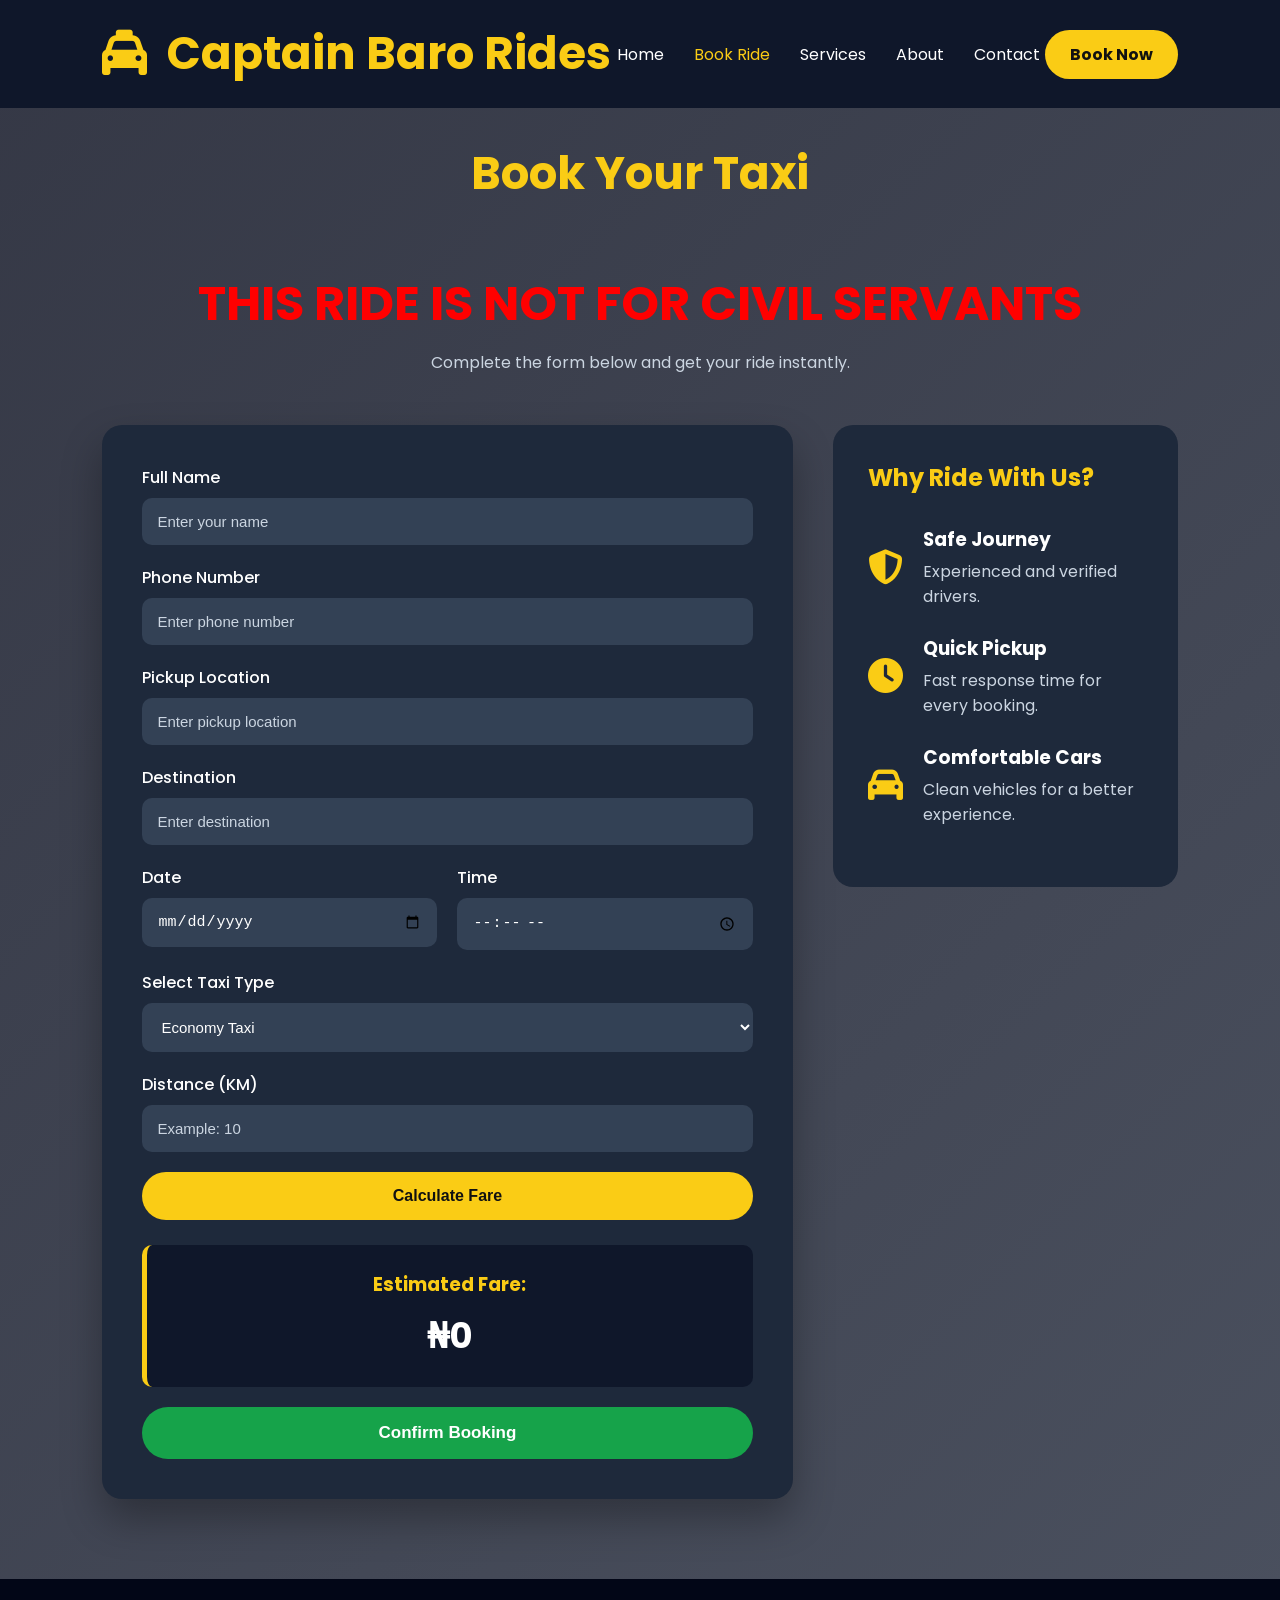
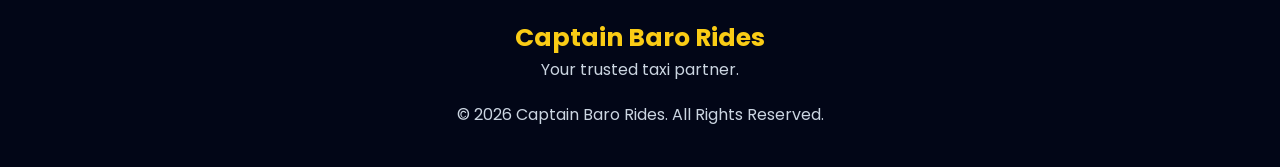
<file: book.html>
<!DOCTYPE html>
<html lang="en">
<head>

    <meta charset="UTF-8">
    <meta name="viewport" content="width=device-width, initial-scale=1.0">

    <title>Captain Baro Rides | Book Ride</title>

    <!-- Google Font -->
    <link href="https://fonts.googleapis.com/css2?family=Poppins:wght@300;400;500;600;700&display=swap" rel="stylesheet">

    <!-- Font Awesome -->
    <link rel="stylesheet" href="https://cdnjs.cloudflare.com/ajax/libs/font-awesome/6.5.2/css/all.min.css">

    <!-- CSS -->
    <link rel="stylesheet" href="book.css">
    <header>

<nav class="navbar">

<div class="logo">
<i class="fa-solid fa-taxi"></i>
Captain Baro Rides
</div>


<ul class="nav-links">

<li>
<a href="index.html">Home</a>
</li>

<li>
<a href="book.html">Book Ride</a>
</li>

<li>
<a href=".vscode/services.html">Services</a>
</li>

<li>
<a href=".vscode/about.html">About</a>
</li>

<li>
<a href=".vscode/contact.html">Contact</a>
</li>

</ul>


<a href="book.html" class="btn-nav">
Book Now
</a>

</nav>

</header>

</head>

<body>


<!-- ================= NAVBAR ================= -->

<header>

<nav class="navbar">

<div class="logo">
<i class="fa-solid fa-taxi"></i>
Captain Baro Rides
</div>


<ul class="nav-links">

<li><a href="index.html">Home</a></li>

<li><a href="book.html" class="active">Book Ride</a></li>

<li><a href=".vscode/services.html">Services</a></li>

<li><a href=".vscode/about.html">About</a></li>

<li><a href=".vscode/contact.html">Contact</a></li>

</ul>


<a href="book.html" class="btn-nav">
Book Now
</a>


<div class="menu-btn">
<i class="fa-solid fa-bars"></i>
</div>


</nav>

</header>





<section class="booking">


<div class="booking-title">

<h1>Book Your Taxi</h1>
<H5>THIS RIDE IS NOT FOR CIVIL SERVANTS</H5>

<p>
Complete the form below and get your ride instantly.
</p>

</div>



<div class="booking-container">


<!-- FORM -->

<div class="booking-form">


<form id="rideForm">


<div class="input-group">

<label>
Full Name
</label>

<input 
type="text" 
id="name"
placeholder="Enter your name"
required>

</div>



<div class="input-group">

<label>
Phone Number
</label>

<input 
type="tel"
id="phone"
placeholder="Enter phone number"
required>

</div>



<div class="input-group">

<label>
Pickup Location
</label>

<input 
type="text"
id="pickup"
placeholder="Enter pickup location"
required>

</div>



<div class="input-group">

<label>
Destination
</label>

<input 
type="text"
id="destination"
placeholder="Enter destination"
required>

</div>



<div class="row">


<div class="input-group">

<label>
Date
</label>

<input 
type="date"
id="date"
required>

</div>



<div class="input-group">

<label>
Time
</label>

<input 
type="time"
id="time"
required>

</div>


</div>



<div class="input-group">

<label>
Select Taxi Type
</label>


<select id="vehicle">


<option value="economy">
Economy Taxi
</option>


<option value="standard">
Standard Taxi
</option>


<option value="executive">
Executive Taxi
</option>


</select>


</div>




<div class="input-group">

<label>
Distance (KM)
</label>

<input 
type="number"
id="distance"
placeholder="Example: 10"
required>

</div>



<button type="button" id="calculateBtn">

Calculate Fare

</button>



<div class="fare-box">

<h3>
Estimated Fare:
</h3>

<p id="fare">

₦0

</p>

</div>



<button type="submit" class="book-btn">

Confirm Booking

</button>


</form>


</div>





<!-- SIDE INFORMATION -->


<div class="booking-info">


<h2>
Why Ride With Us?
</h2>




<div class="info-card">

<i class="fa-solid fa-shield-halved"></i>

<div>

<h3>
Safe Journey
</h3>

<p>
Experienced and verified drivers.
</p>

</div>

</div>



<div class="info-card">

<i class="fa-solid fa-clock"></i>

<div>

<h3>
Quick Pickup
</h3>

<p>
Fast response time for every booking.
</p>

</div>

</div>



<div class="info-card">

<i class="fa-solid fa-car"></i>

<div>

<h3>
Comfortable Cars
</h3>

<p>
Clean vehicles for a better experience.
</p>

</div>

</div>



</div>


</div>


</section>




<!-- ================= FOOTER ================= -->


<footer>


<h3>
Captain Baro Rides
</h3>


<p>
Your trusted taxi partner.
</p>


<p class="copyright">

© 2026 Captain Baro Rides. All Rights Reserved.

</p>


</footer>



<script src=".vscode/fare.js"></script>

<script src=".vscode/booking.js"></script>


</body>

</html>
</file>
<file: book.css>
/* ===========================
   BOOK RIDE PAGE CSS
=========================== */


*{
    margin:0;
    padding:0;
    box-sizing:border-box;
}


body{

    font-family:'Poppins',sans-serif;
    background:
        linear-gradient(135deg, rgba(2, 6, 23, 0.8), rgba(15, 23, 42, 0.75)),
        url('https://images.unsplash.com/photo-1503376780353-7e6692767b70?auto=format&fit=crop&w=1600&q=80') center/cover no-repeat;
    color:white;

}


a{

    text-decoration:none;

}


header{

    position:fixed;
    top:0;
    width:100%;
    background:#0F172A;
    z-index:1000;

}


.navbar{

    display:flex;
    justify-content:space-between;
    align-items:center;
    padding:20px 8%;

}


.logo{

    font-size:45px;
    font-weight:700;
    color:#FACC15;

}


.logo i{

    margin-right:10px;

}


.nav-links{

    display:flex;
    gap:30px;
    list-style:none;

}


.nav-links a{

    color:white;
    transition:.3s;

}


.nav-links a:hover,
.nav-links .active{

    color:#FACC15;

}


.btn-nav{

    background:#FACC15;
    color:#111;
    padding:12px 25px;
    border-radius:30px;
    font-weight:bold;

}
h5{
    color:red;
    text-align:center;
    margin-top:60px;
    font-size:xxx-large
}

.menu-btn{

    display:none;
    font-size:25px;
}



/* ===========================
   BOOKING SECTION
=========================== */


.booking{

    padding:140px 8% 80px;

}


.booking-title{

    text-align:center;
    margin-bottom:50px;

}


.booking-title h1{

    font-size:45px;
    color:#FACC15;

}


.booking-title p{

    color:#cbd5e1;
    margin-top:10px;

}



/* MAIN CONTAINER */


.booking-container{

    display:grid;
    grid-template-columns:2fr 1fr;
    gap:40px;

}



/* FORM BOX */


.booking-form{

    background:#1E293B;
    padding:40px;
    border-radius:20px;
    box-shadow:0 20px 40px rgba(0,0,0,.3);

}



.input-group{

    margin-bottom:20px;

}



.input-group label{

    display:block;
    margin-bottom:8px;
    font-weight:500;

}


.input-group input,
.input-group select{

    width:100%;
    padding:15px;
    border:none;
    outline:none;
    border-radius:10px;
    background:#334155;
    color:white;
    font-size:15px;

}


.input-group input::placeholder{

    color:#cbd5e1;

}



.row{

    display:grid;
    grid-template-columns:1fr 1fr;
    gap:20px;

}



/* BUTTONS */


#calculateBtn{

    width:100%;
    padding:15px;
    border:none;
    border-radius:30px;
    background:#FACC15;
    color:#111;
    font-size:16px;
    font-weight:600;
    cursor:pointer;
    transition:.3s;

}


#calculateBtn:hover{

    transform:translateY(-3px);

}



.book-btn{

    width:100%;
    margin-top:20px;
    padding:16px;
    border:none;
    border-radius:30px;
    background:#16A34A;
    color:white;
    font-size:17px;
    font-weight:bold;
    cursor:pointer;
    transition:.3s;

}


.book-btn:hover{

    transform:translateY(-3px);
    background:#15803d;

}



/* FARE BOX */


.fare-box{

    margin-top:25px;
    padding:25px;
    background:#0F172A;
    border-left:5px solid #FACC15;
    border-radius:10px;
    text-align:center;

}


.fare-box h3{

    color:#FACC15;

}


#fare{

    font-size:35px;
    font-weight:bold;
    margin-top:10px;

}



/* ===========================
   SIDE INFORMATION
=========================== */


.booking-info{

    background:#1E293B;
    padding:35px;
    border-radius:20px;
    height:max-content;

}


.booking-info h2{

    color:#FACC15;
    margin-bottom:30px;

}



.info-card{

    display:flex;
    gap:20px;
    align-items:center;
    margin-bottom:25px;

}



.info-card i{

    font-size:35px;
    color:#FACC15;

}



.info-card h3{

    margin-bottom:5px;

}


.info-card p{

    color:#cbd5e1;

}



/* ===========================
   FOOTER
=========================== */


footer{

    background:#020617;
    text-align:center;
    padding:40px;

}


footer h3{

    color:#FACC15;
    font-size:25px;

}


footer p{

    color:#cbd5e1;

}


.copyright{

    margin-top:20px;

}



/* ===========================
   RESPONSIVE DESIGN
=========================== */


@media(max-width:900px){


.booking-container{

    grid-template-columns:1fr;

}



.nav-links{

    display:none;

}


.menu-btn{

    display:block;

}


.btn-nav{

    display:none;

}



}



@media(max-width:600px){


.booking{

    padding:120px 5% 60px;

}


.booking-title h1{

    font-size:35px;

}


.booking-form,
.booking-info{

    padding:25px;

}


.row{

    grid-template-columns:1fr;

}


}
</file>
